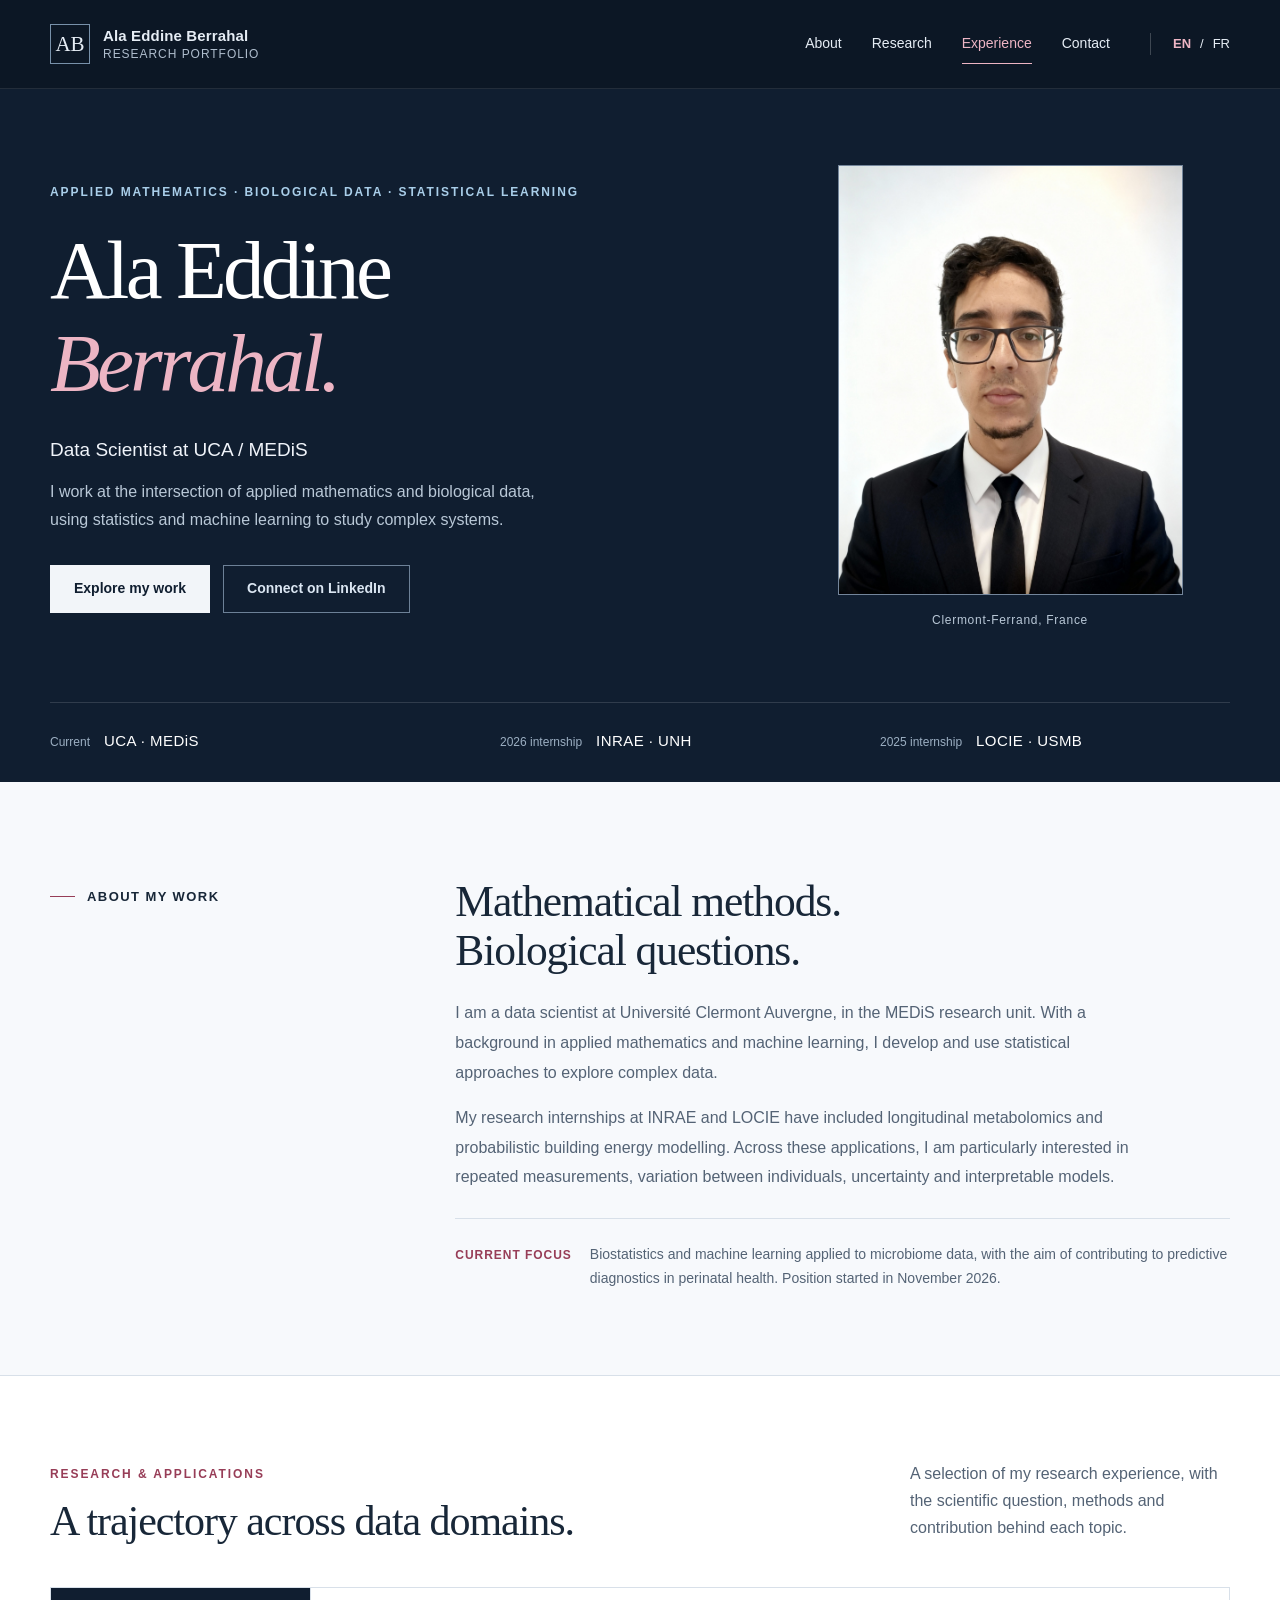
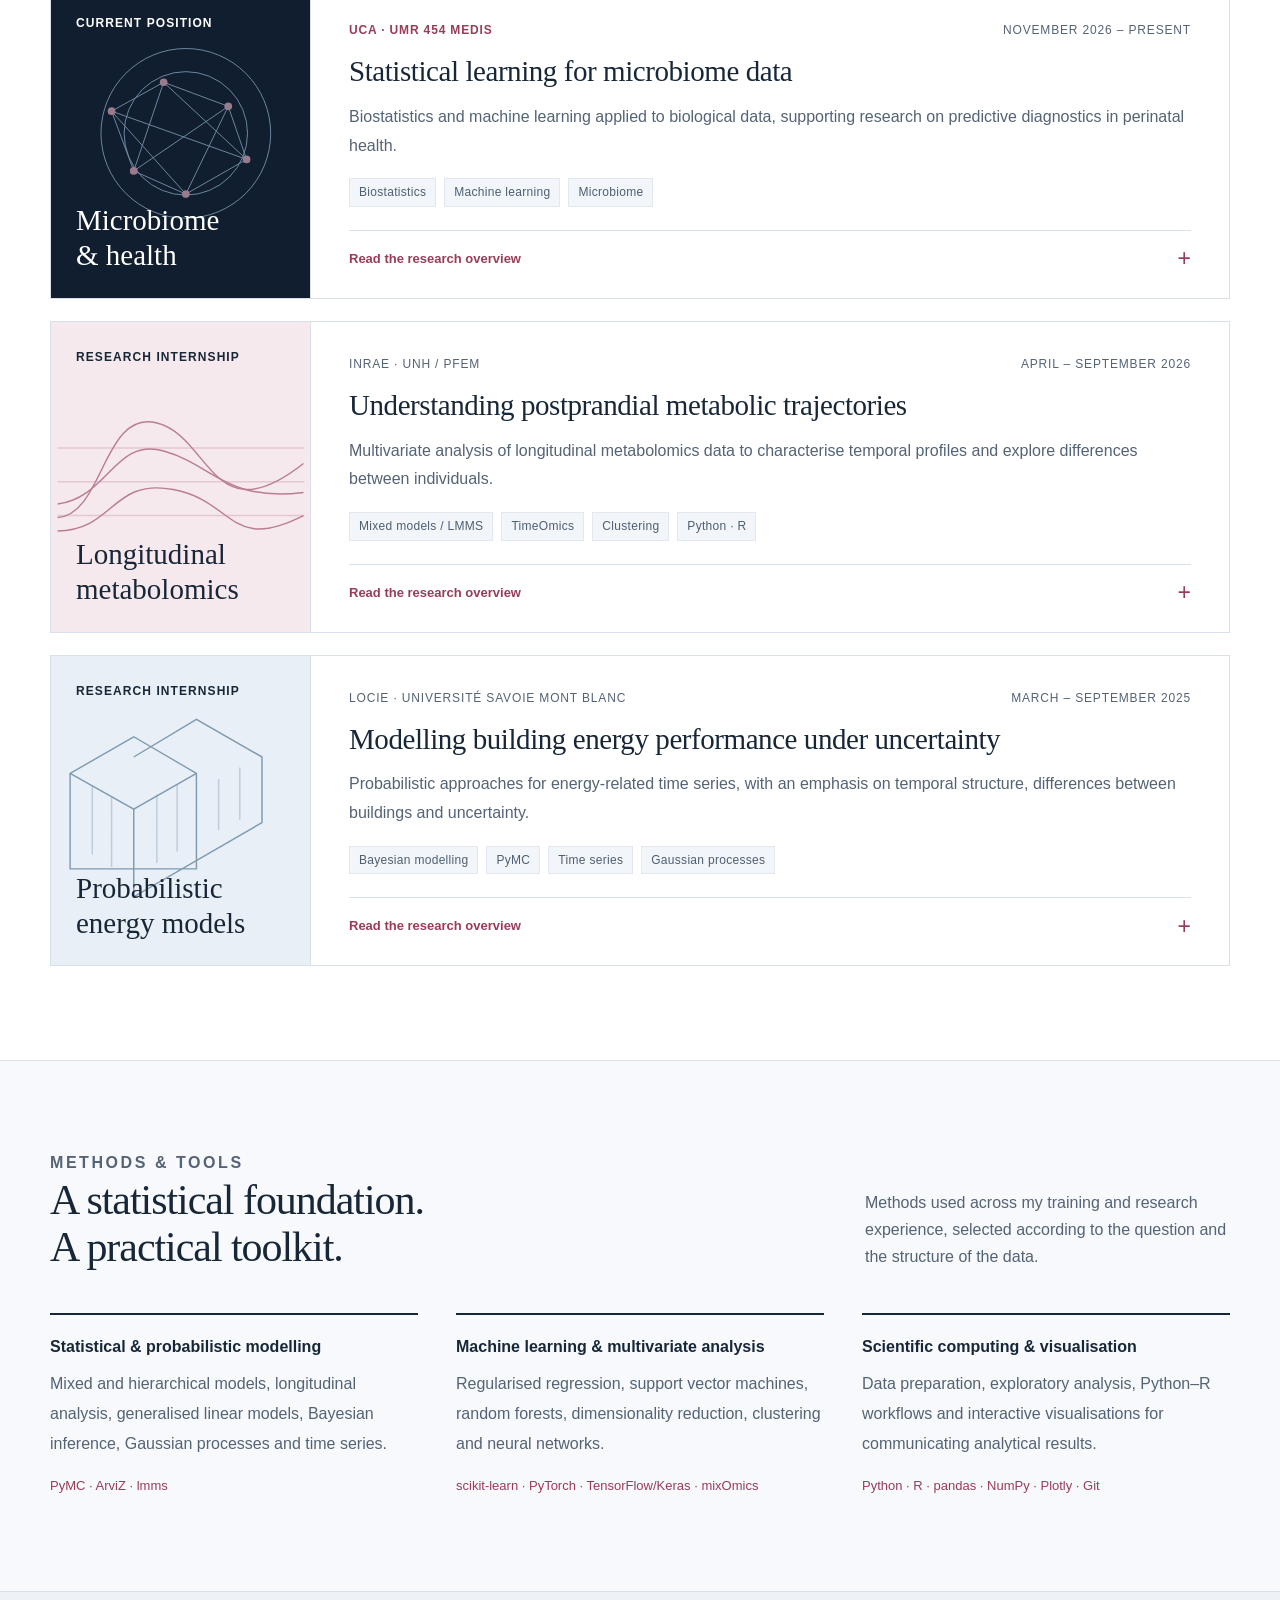
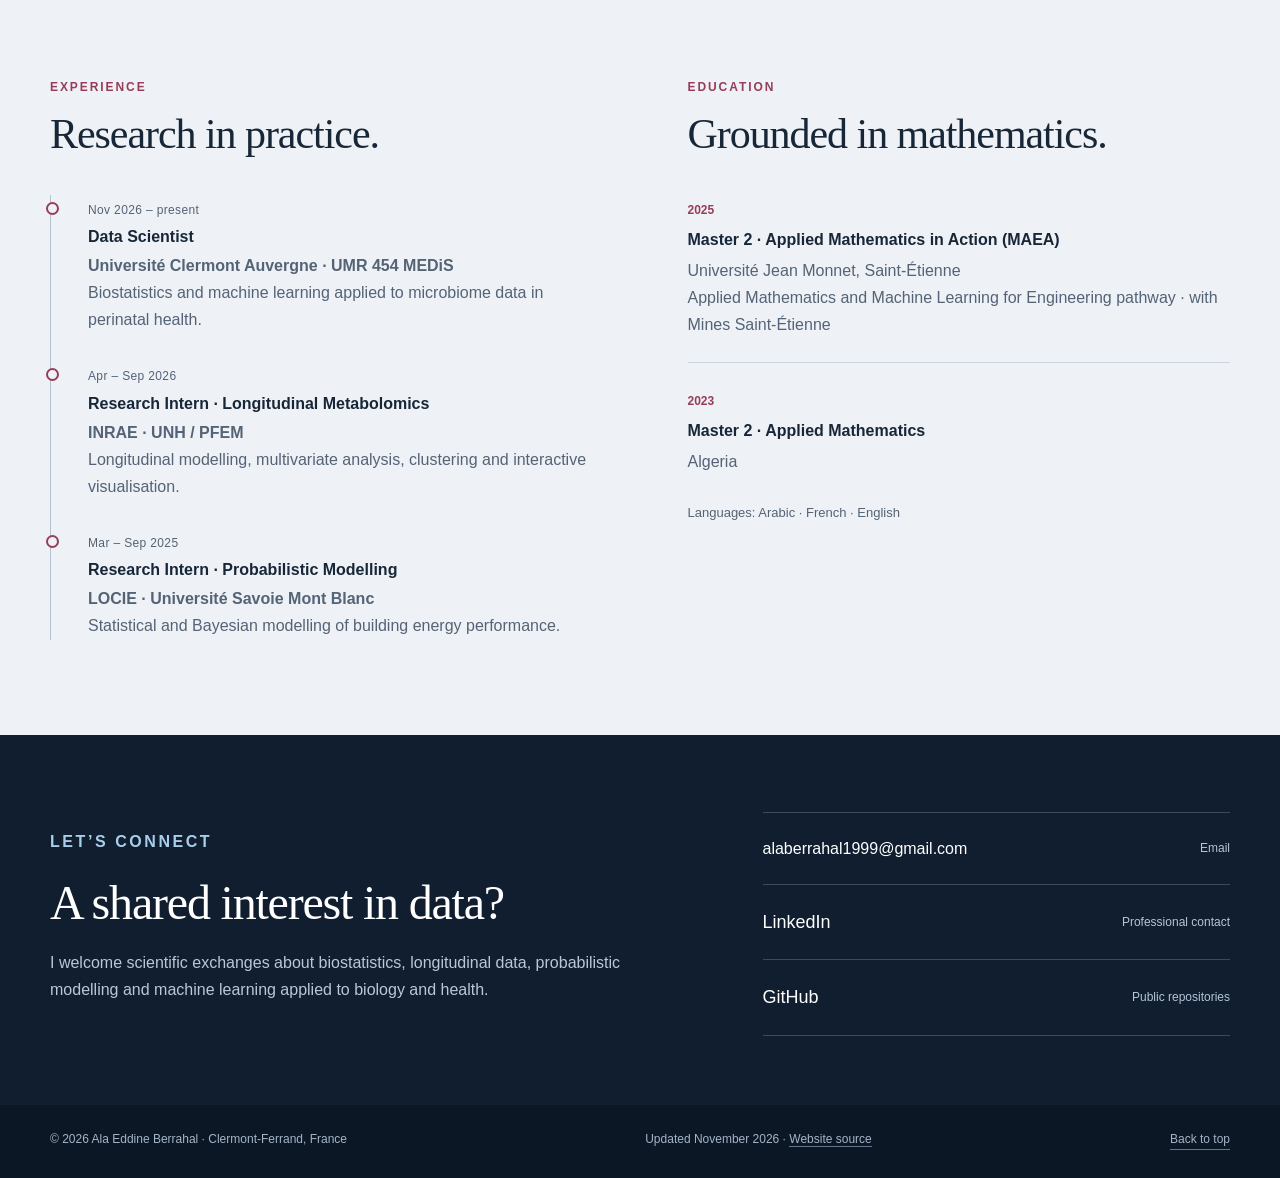
<file: index.html>
<!doctype html>
<html lang="en"><head><meta charset="utf-8"><meta name="viewport" content="width=device-width, initial-scale=1"><title>Ala Eddine Berrahal | Biostatistics &amp; Machine Learning</title><meta name="description" content="Data Scientist at Université Clermont Auvergne, UMR 454 MEDiS. Research experience in biostatistics, longitudinal metabolomics and probabilistic modelling. Python and R."><meta name="theme-color" content="#101e30"><link rel="canonical" href="https://alaberrahal.github.io/"><link rel="alternate" hreflang="en" href="https://alaberrahal.github.io/"><link rel="alternate" hreflang="fr" href="https://alaberrahal.github.io/fr/"><link rel="alternate" hreflang="x-default" href="https://alaberrahal.github.io/"><meta property="og:type" content="website"><meta property="og:title" content="Ala Eddine Berrahal | Biostatistics &amp; Machine Learning"><meta property="og:description" content="Data Scientist at Université Clermont Auvergne, UMR 454 MEDiS. Research experience in biostatistics, longitudinal metabolomics and probabilistic modelling. Python and R."><meta property="og:url" content="https://alaberrahal.github.io/"><meta property="og:image" content="https://alaberrahal.github.io/assets/social-card.png"><meta property="og:image:width" content="1200"><meta property="og:image:height" content="630"><meta name="twitter:card" content="summary_large_image"><link rel="icon" type="image/svg+xml" href="assets/favicon.svg"><link rel="stylesheet" href="assets/style.css"><script src="assets/main.js" defer></script></head>
<body id="top"><a class="skip" href="#main">Skip to content</a><header class="site-header"><div class="wrap header-inner"><a class="brand" href="#top" aria-label="Ala Eddine Berrahal"><span class="monogram" aria-hidden="true">AB</span><span class="brand-name">Ala Eddine Berrahal<span class="brand-sub">Research portfolio</span></span></a><nav class="main-nav" id="main-nav" aria-label="Main navigation"><a href="#about">About</a><a href="#research">Research</a><a href="#experience">Experience</a><a href="#contact">Contact</a></nav><div class="language" aria-label="Language"><a href="index.html" lang="en" hreflang="en" aria-current="page">EN</a><span aria-hidden="true">/</span><a href="fr/index.html" lang="fr" hreflang="fr">FR</a></div><button class="menu-button" type="button" aria-controls="main-nav" aria-expanded="false" hidden>Menu</button></div></header>
<main id="main"><section class="hero" aria-labelledby="hero-title"><div class="wrap"><div class="hero-main"><div class="hero-copy"><p class="eyebrow">Applied mathematics · Biological data · Statistical learning</p><h1 id="hero-title">Ala Eddine<br><em>Berrahal.</em></h1><p class="hero-role">Data Scientist at UCA / MEDiS</p><p class="hero-description">I work at the intersection of applied mathematics and biological data, using statistics and machine learning to study complex systems.</p><div class="hero-actions"><a class="button button-light" href="#research">Explore my work</a><a class="button button-outline" href="https://www.linkedin.com/in/ala-berrahal-726a81327/">Connect on LinkedIn</a></div></div><div class="hero-art portrait-panel"><img class="portrait" src="assets/ala-berrahal.jpg" alt="Ala Eddine Berrahal" width="1538" height="2048" fetchpriority="high"><span class="portrait-caption">Clermont-Ferrand, France</span></div></div><div class="affiliations"><div class="affiliation"><span>Current</span><strong>UCA · MEDiS</strong></div><div class="affiliation"><span>2026 internship</span><strong>INRAE · UNH</strong></div><div class="affiliation"><span>2025 internship</span><strong>LOCIE · USMB</strong></div></div></div></section>
<section class="intro-section" id="about" aria-labelledby="about-title"><div class="wrap section-split"><div class="section-label">About my work</div><div class="intro-copy"><h2 id="about-title">Mathematical methods.<br>Biological questions.</h2><p>I am a data scientist at Université Clermont Auvergne, in the MEDiS research unit. With a background in applied mathematics and machine learning, I develop and use statistical approaches to explore complex data.</p><p>My research internships at INRAE and LOCIE have included longitudinal metabolomics and probabilistic building energy modelling. Across these applications, I am particularly interested in repeated measurements, variation between individuals, uncertainty and interpretable models.</p><div class="focus-note"><strong>Current focus</strong><span>Biostatistics and machine learning applied to microbiome data, with the aim of contributing to predictive diagnostics in perinatal health. Position started in November 2026.</span></div></div></div></section>
<section class="research-section" id="research" aria-labelledby="research-title"><div class="wrap"><div class="section-top"><div><p class="eyebrow">Research & applications</p><h2 id="research-title">A trajectory across data domains.</h2></div><p>A selection of my research experience, with the scientific question, methods and contribution behind each topic.</p></div><div class="work-list"><article class="work-card"><div class="work-visual navy"><span class="visual-label">Current position</span><svg viewBox="0 0 280 210" aria-hidden="true"><g fill="none" stroke="#a9cee9" stroke-width="1"><circle cx="145" cy="95" r="64"/><circle cx="145" cy="95" r="88"/><path d="M68 72 122 42 189 67 208 122 145 158 91 134Z M68 72 145 158 189 67 91 134 122 42 208 122Z"/></g><g fill="#edb5c4"><circle cx="68" cy="72" r="4"/><circle cx="122" cy="42" r="4"/><circle cx="189" cy="67" r="4"/><circle cx="208" cy="122" r="4"/><circle cx="145" cy="158" r="4"/><circle cx="91" cy="134" r="4"/></g></svg><span class="visual-domain">Microbiome<br>& health</span></div><div class="work-body"><div class="work-meta"><span class="current">UCA · UMR 454 MEDiS</span><span>November 2026 – present</span></div><h3>Statistical learning for microbiome data</h3><p class="work-description">Biostatistics and machine learning applied to biological data, supporting research on predictive diagnostics in perinatal health.</p><ul class="tags"><li>Biostatistics</li><li>Machine learning</li><li>Microbiome</li></ul><details class="work-details"><summary>Read the research overview</summary><div class="detail-content"><h4>Scientific question</h4><p>How can microbiome data support the development of predictive approaches in perinatal health?</p><h4>Approach</h4><p>The position combines biological data analysis with statistical modelling and machine learning. My initial work involves reading the literature and understanding the scientific context, data and existing methods.</p><h4>My contribution</h4><p>Data Scientist in UMR 454 MEDiS at Université Clermont Auvergne, under the supervision of Prof. Pierre Peyret. This is a newly started position; no completed results are presented here.</p><p class="availability"><strong>Public materials.</strong> This overview describes the research scope of my current position. No project data or code are published on this portfolio.</p></div></details></div></article><article class="work-card"><div class="work-visual rose"><span class="visual-label">Research internship</span><svg viewBox="0 0 280 210" aria-hidden="true"><g fill="none" stroke="#973d57" stroke-width="1.5"><path d="M12 147C60 144 59 35 115 49S172 166 267 91"/><path d="M12 133C65 126 71 64 122 78S186 131 267 121"/><path d="M12 161C71 160 68 106 132 118S190 184 267 145"/><path opacity=".3" d="M12 110H268M12 75H268M12 145H268"/></g></svg><span class="visual-domain">Longitudinal<br>metabolomics</span></div><div class="work-body"><div class="work-meta"><span class="">INRAE · UNH / PFEM</span><span>April – September 2026</span></div><h3>Understanding postprandial metabolic trajectories</h3><p class="work-description">Multivariate analysis of longitudinal metabolomics data to characterise temporal profiles and explore differences between individuals.</p><ul class="tags"><li>Mixed models / LMMS</li><li>TimeOmics</li><li>Clustering</li><li>Python · R</li></ul><details class="work-details"><summary>Read the research overview</summary><div class="detail-content"><h4>Scientific question</h4><p>How can we summarise the dynamics of many metabolic signals measured repeatedly after a meal, and identify groups of similar temporal profiles?</p><h4>Approach</h4><p>Longitudinal modelling with LMMS, multivariate integration with TimeOmics, and clustering with PAM using Wasserstein and Jensen–Shannon distances. Bootstrap resampling was used to assess cluster stability, including ARI and Jaccard comparisons.</p><h4>My contribution</h4><p>I worked on the analysis workflow, the representation and clustering of temporal profiles and individuals, and interactive visualisations using Plotly. Python and R were connected through rpy2. Scientific supervision: Etienne Jules, at the Human Nutrition Unit (UNH).</p><p class="availability"><strong>Public materials.</strong> This is a methodological summary of my internship. The original analysis notebooks and biological data are not included in this public repository.</p></div></details></div></article><article class="work-card"><div class="work-visual "><span class="visual-label">Research internship</span><svg viewBox="0 0 280 210" aria-hidden="true"><g fill="none" stroke="#3f688a" stroke-width="1.5"><path d="M25 165V66L91 28 156 66V165ZM25 66 91 103 156 66M91 103V194L224 117V49L156 10 91 49"/><path opacity=".4" d="M48 79V150M68 91V163M115 88V159M136 77V147M179 72V125M201 60V114"/></g></svg><span class="visual-domain">Probabilistic<br>energy models</span></div><div class="work-body"><div class="work-meta"><span class="">LOCIE · Université Savoie Mont Blanc</span><span>March – September 2025</span></div><h3>Modelling building energy performance under uncertainty</h3><p class="work-description">Probabilistic approaches for energy-related time series, with an emphasis on temporal structure, differences between buildings and uncertainty.</p><ul class="tags"><li>Bayesian modelling</li><li>PyMC</li><li>Time series</li><li>Gaussian processes</li></ul><details class="work-details"><summary>Read the research overview</summary><div class="detail-content"><h4>Scientific question</h4><p>How can statistical models account for temporal variation and uncertainty when analysing building energy performance?</p><h4>Approach</h4><p>Exploration of generalised linear and hierarchical models, ARIMA/ARMAX models, Gaussian processes and hidden Markov models, with probabilistic implementation in PyMC.</p><h4>My contribution</h4><p>Research internship at LOCIE, supervised by Simon Rouchier and Olivier Bodart, as part of my Master’s in Applied Mathematics and Machine Learning for Engineering.</p><p class="availability"><strong>Public materials.</strong> My research notebooks for this internship are available in the branch <a class="inline-link" href="https://github.com/AlaBerrahal/poem/tree/my_code">poem · my_code</a>. It is a fork of <a class="inline-link" href="https://github.com/srouchier/poem">Simon Rouchier’s repository</a>; authorship and history remain in the repository.</p></div></details></div></article></div></div></section>
<section class="skills-section" id="methods" aria-labelledby="skills-title"><div class="wrap"><div class="skills-heading"><div><p class="eyebrow">Methods & tools</p><h2 id="skills-title">A statistical foundation.<br>A practical toolkit.</h2></div><p>Methods used across my training and research experience, selected according to the question and the structure of the data.</p></div><div class="skill-grid"><article class="skill-group"><h3>Statistical & probabilistic modelling</h3><p>Mixed and hierarchical models, longitudinal analysis, generalised linear models, Bayesian inference, Gaussian processes and time series.</p><div class="skill-tools">PyMC · ArviZ · lmms</div></article><article class="skill-group"><h3>Machine learning & multivariate analysis</h3><p>Regularised regression, support vector machines, random forests, dimensionality reduction, clustering and neural networks.</p><div class="skill-tools">scikit-learn · PyTorch · TensorFlow/Keras · mixOmics</div></article><article class="skill-group"><h3>Scientific computing & visualisation</h3><p>Data preparation, exploratory analysis, Python–R workflows and interactive visualisations for communicating analytical results.</p><div class="skill-tools">Python · R · pandas · NumPy · Plotly · Git</div></article></div></div></section>
<section class="experience-section" id="experience" aria-labelledby="experience-title"><div class="wrap experience-grid"><div><p class="eyebrow">Experience</p><h2 id="experience-title">Research in practice.</h2><ol class="timeline"><li><time>Nov 2026 – present</time><h3>Data Scientist</h3><p><strong>Université Clermont Auvergne · UMR 454 MEDiS</strong><br>Biostatistics and machine learning applied to microbiome data in perinatal health.</p></li><li><time>Apr – Sep 2026</time><h3>Research Intern · Longitudinal Metabolomics</h3><p><strong>INRAE · UNH / PFEM</strong><br>Longitudinal modelling, multivariate analysis, clustering and interactive visualisation.</p></li><li><time>Mar – Sep 2025</time><h3>Research Intern · Probabilistic Modelling</h3><p><strong>LOCIE · Université Savoie Mont Blanc</strong><br>Statistical and Bayesian modelling of building energy performance.</p></li></ol></div><div><p class="eyebrow">Education</p><h2>Grounded in mathematics.</h2><div class="education"><article><time>2025</time><h3>Master 2 · Applied Mathematics in Action (MAEA)</h3><p>Université Jean Monnet, Saint-Étienne<br>Applied Mathematics and Machine Learning for Engineering pathway · with Mines Saint-Étienne</p></article><article><time>2023</time><h3>Master 2 · Applied Mathematics</h3><p>Algeria</p></article></div><p class="languages">Languages: Arabic · French · English</p></div></div></section>
<section class="contact-section" id="contact" aria-labelledby="contact-title"><div class="wrap contact-grid"><div><p class="eyebrow">Let’s connect</p><h2 id="contact-title">A shared interest in data?</h2><p>I welcome scientific exchanges about biostatistics, longitudinal data, probabilistic modelling and machine learning applied to biology and health.</p></div><div class="contact-links"><a class="contact-link contact-email" href="mailto:alaberrahal1999@gmail.com">alaberrahal1999@gmail.com<span>Email</span></a><a class="contact-link" href="https://www.linkedin.com/in/ala-berrahal-726a81327/">LinkedIn<span>Professional contact</span></a><a class="contact-link" href="https://github.com/AlaBerrahal">GitHub<span>Public repositories</span></a></div></div></section></main>
<footer class="footer"><div class="wrap footer-inner"><p>© 2026 Ala Eddine Berrahal · Clermont-Ferrand, France</p><p>Updated November 2026 · <a href="https://github.com/AlaBerrahal/alaberrahal.github.io">Website source</a></p><a class="top-link" href="#top">Back to top</a></div></footer></body></html>
</file>
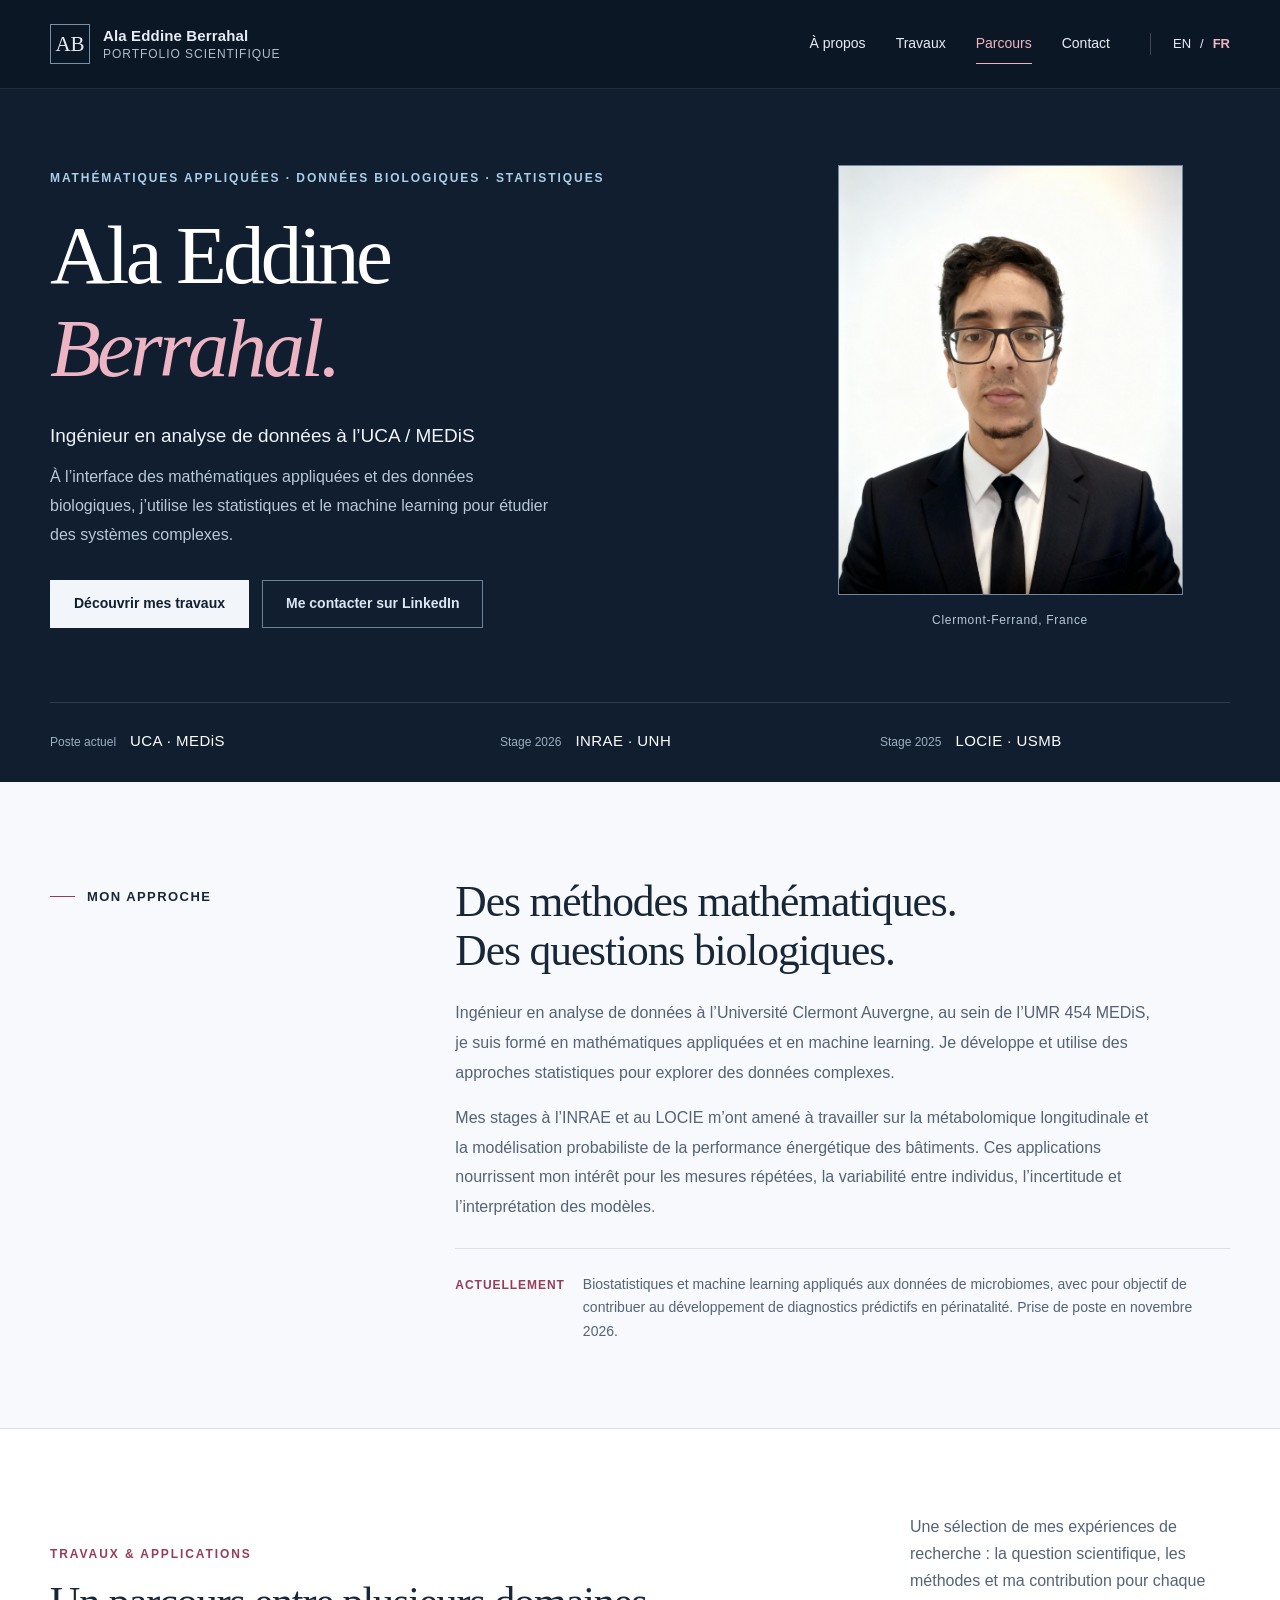
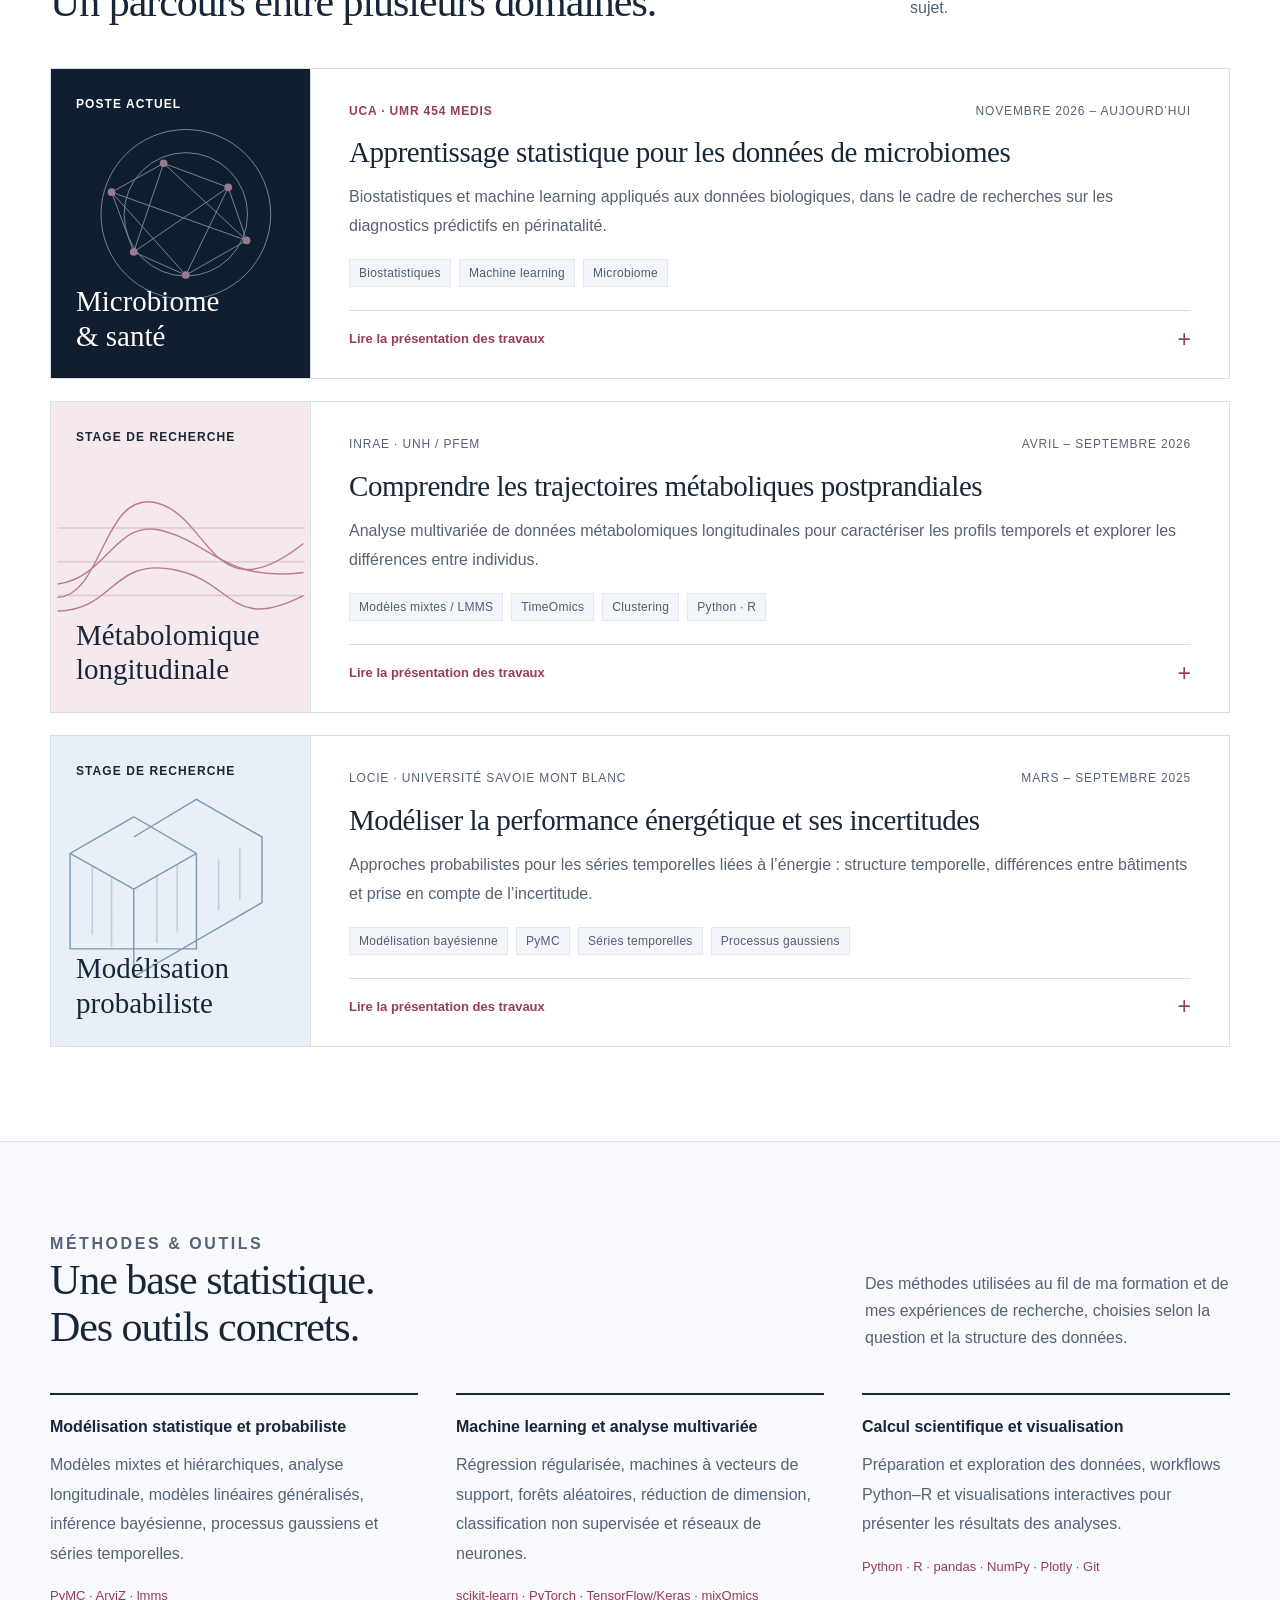
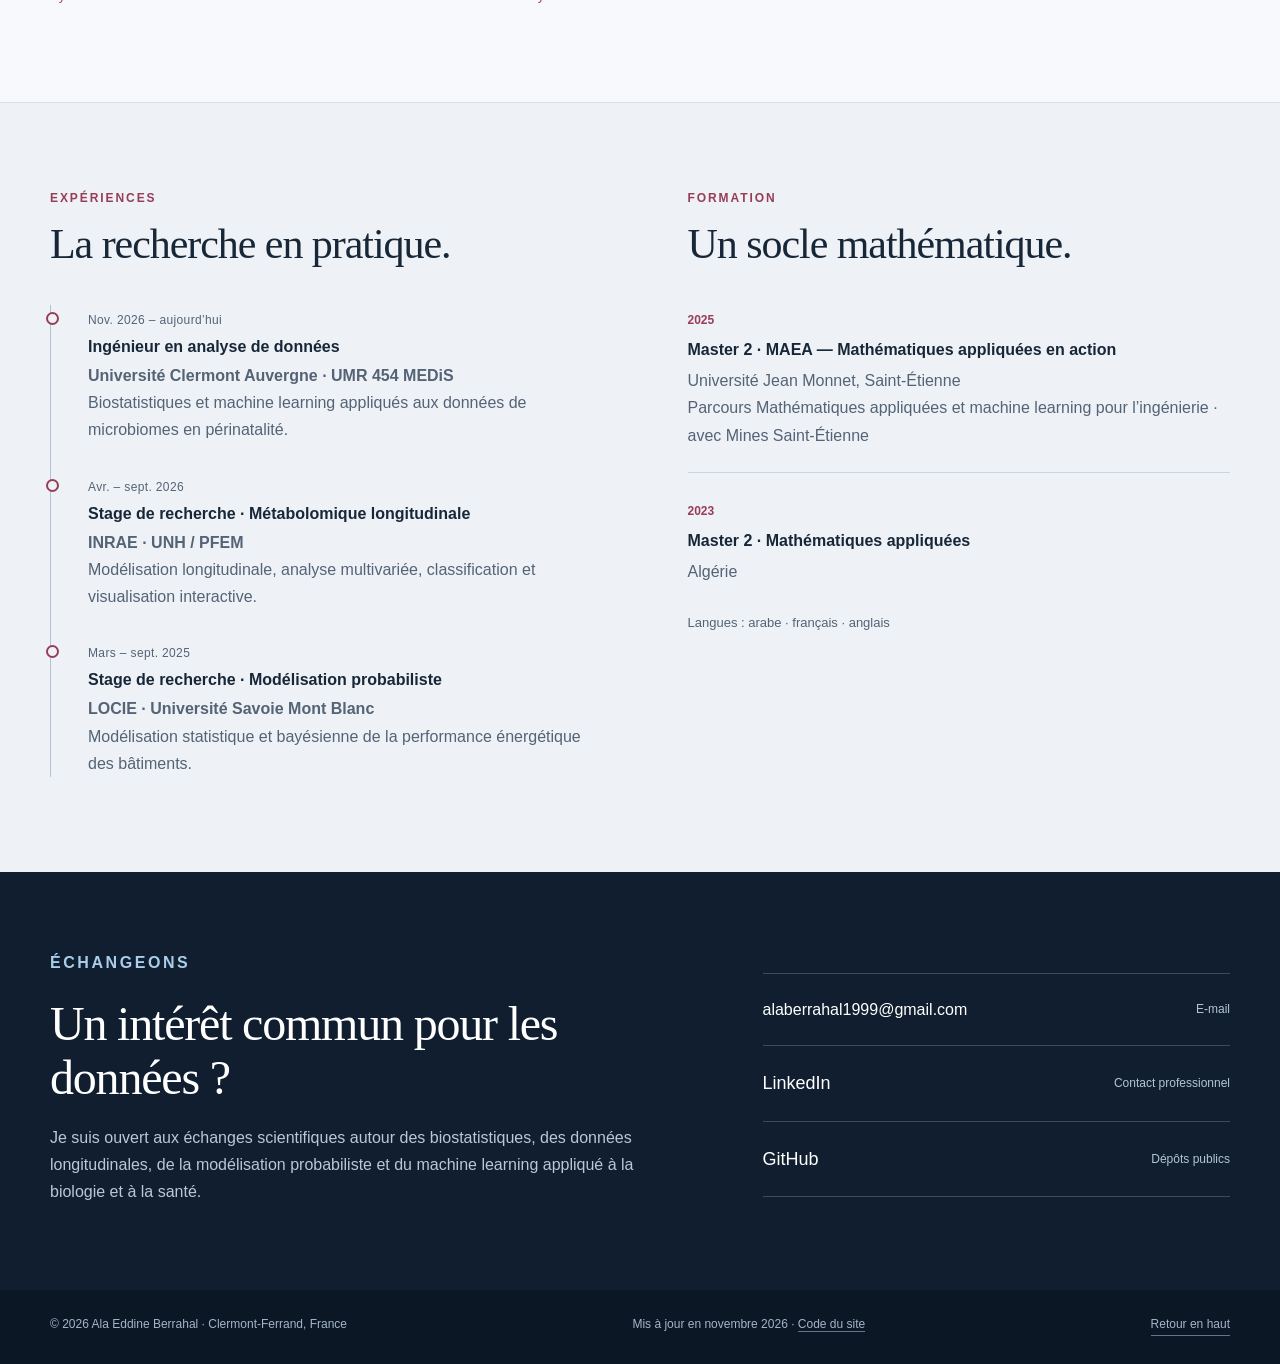
<file: fr/index.html>
<!doctype html>
<html lang="fr"><head><meta charset="utf-8"><meta name="viewport" content="width=device-width, initial-scale=1"><title>Ala Eddine Berrahal | Biostatistiques &amp; Machine Learning</title><meta name="description" content="Ingénieur en analyse de données à l’Université Clermont Auvergne, UMR 454 MEDiS. Biostatistiques, métabolomique longitudinale et modélisation probabiliste. Python et R."><meta name="theme-color" content="#101e30"><link rel="canonical" href="https://alaberrahal.github.io/fr/"><link rel="alternate" hreflang="en" href="https://alaberrahal.github.io/"><link rel="alternate" hreflang="fr" href="https://alaberrahal.github.io/fr/"><link rel="alternate" hreflang="x-default" href="https://alaberrahal.github.io/"><meta property="og:type" content="website"><meta property="og:title" content="Ala Eddine Berrahal | Biostatistiques &amp; Machine Learning"><meta property="og:description" content="Ingénieur en analyse de données à l’Université Clermont Auvergne, UMR 454 MEDiS. Biostatistiques, métabolomique longitudinale et modélisation probabiliste. Python et R."><meta property="og:url" content="https://alaberrahal.github.io/fr/"><meta property="og:image" content="https://alaberrahal.github.io/assets/social-card.png"><meta property="og:image:width" content="1200"><meta property="og:image:height" content="630"><meta name="twitter:card" content="summary_large_image"><link rel="icon" type="image/svg+xml" href="../assets/favicon.svg"><link rel="stylesheet" href="../assets/style.css"><script src="../assets/main.js" defer></script></head>
<body id="top"><a class="skip" href="#main">Aller au contenu</a><header class="site-header"><div class="wrap header-inner"><a class="brand" href="#top" aria-label="Ala Eddine Berrahal"><span class="monogram" aria-hidden="true">AB</span><span class="brand-name">Ala Eddine Berrahal<span class="brand-sub">Portfolio scientifique</span></span></a><nav class="main-nav" id="main-nav" aria-label="Navigation principale"><a href="#about">À propos</a><a href="#research">Travaux</a><a href="#experience">Parcours</a><a href="#contact">Contact</a></nav><div class="language" aria-label="Langue"><a href="../index.html" lang="en" hreflang="en">EN</a><span aria-hidden="true">/</span><a href="index.html" lang="fr" hreflang="fr" aria-current="page">FR</a></div><button class="menu-button" type="button" aria-controls="main-nav" aria-expanded="false" hidden>Menu</button></div></header>
<main id="main"><section class="hero" aria-labelledby="hero-title"><div class="wrap"><div class="hero-main"><div class="hero-copy"><p class="eyebrow">Mathématiques appliquées · Données biologiques · Statistiques</p><h1 id="hero-title">Ala Eddine<br><em>Berrahal.</em></h1><p class="hero-role">Ingénieur en analyse de données à l’UCA / MEDiS</p><p class="hero-description">À l’interface des mathématiques appliquées et des données biologiques, j’utilise les statistiques et le machine learning pour étudier des systèmes complexes.</p><div class="hero-actions"><a class="button button-light" href="#research">Découvrir mes travaux</a><a class="button button-outline" href="https://www.linkedin.com/in/ala-berrahal-726a81327/">Me contacter sur LinkedIn</a></div></div><div class="hero-art portrait-panel"><img class="portrait" src="../assets/ala-berrahal.jpg" alt="Ala Eddine Berrahal" width="1538" height="2048" fetchpriority="high"><span class="portrait-caption">Clermont-Ferrand, France</span></div></div><div class="affiliations"><div class="affiliation"><span>Poste actuel</span><strong>UCA · MEDiS</strong></div><div class="affiliation"><span>Stage 2026</span><strong>INRAE · UNH</strong></div><div class="affiliation"><span>Stage 2025</span><strong>LOCIE · USMB</strong></div></div></div></section>
<section class="intro-section" id="about" aria-labelledby="about-title"><div class="wrap section-split"><div class="section-label">Mon approche</div><div class="intro-copy"><h2 id="about-title">Des méthodes mathématiques.<br>Des questions biologiques.</h2><p>Ingénieur en analyse de données à l’Université Clermont Auvergne, au sein de l’UMR 454 MEDiS, je suis formé en mathématiques appliquées et en machine learning. Je développe et utilise des approches statistiques pour explorer des données complexes.</p><p>Mes stages à l’INRAE et au LOCIE m’ont amené à travailler sur la métabolomique longitudinale et la modélisation probabiliste de la performance énergétique des bâtiments. Ces applications nourrissent mon intérêt pour les mesures répétées, la variabilité entre individus, l’incertitude et l’interprétation des modèles.</p><div class="focus-note"><strong>Actuellement</strong><span>Biostatistiques et machine learning appliqués aux données de microbiomes, avec pour objectif de contribuer au développement de diagnostics prédictifs en périnatalité. Prise de poste en novembre 2026.</span></div></div></div></section>
<section class="research-section" id="research" aria-labelledby="research-title"><div class="wrap"><div class="section-top"><div><p class="eyebrow">Travaux & applications</p><h2 id="research-title">Un parcours entre plusieurs domaines.</h2></div><p>Une sélection de mes expériences de recherche : la question scientifique, les méthodes et ma contribution pour chaque sujet.</p></div><div class="work-list"><article class="work-card"><div class="work-visual navy"><span class="visual-label">Poste actuel</span><svg viewBox="0 0 280 210" aria-hidden="true"><g fill="none" stroke="#a9cee9" stroke-width="1"><circle cx="145" cy="95" r="64"/><circle cx="145" cy="95" r="88"/><path d="M68 72 122 42 189 67 208 122 145 158 91 134Z M68 72 145 158 189 67 91 134 122 42 208 122Z"/></g><g fill="#edb5c4"><circle cx="68" cy="72" r="4"/><circle cx="122" cy="42" r="4"/><circle cx="189" cy="67" r="4"/><circle cx="208" cy="122" r="4"/><circle cx="145" cy="158" r="4"/><circle cx="91" cy="134" r="4"/></g></svg><span class="visual-domain">Microbiome<br>& santé</span></div><div class="work-body"><div class="work-meta"><span class="current">UCA · UMR 454 MEDiS</span><span>Novembre 2026 – aujourd’hui</span></div><h3>Apprentissage statistique pour les données de microbiomes</h3><p class="work-description">Biostatistiques et machine learning appliqués aux données biologiques, dans le cadre de recherches sur les diagnostics prédictifs en périnatalité.</p><ul class="tags"><li>Biostatistiques</li><li>Machine learning</li><li>Microbiome</li></ul><details class="work-details"><summary>Lire la présentation des travaux</summary><div class="detail-content"><h4>Question scientifique</h4><p>Comment les données de microbiomes peuvent-elles contribuer au développement d’approches prédictives en santé périnatale ?</p><h4>Approche</h4><p>Le poste associe l’analyse de données biologiques à la modélisation statistique et au machine learning. Mon travail initial porte sur la lecture bibliographique et la compréhension du contexte scientifique, des données et des méthodes existantes.</p><h4>Ma contribution</h4><p>Ingénieur en analyse de données au sein de l’UMR 454 MEDiS à l’Université Clermont Auvergne, sous la responsabilité du Pr Pierre Peyret. Le poste vient de commencer ; aucun résultat achevé n’est présenté ici.</p><p class="availability"><strong>Ressources publiques.</strong> Cette présentation décrit le périmètre scientifique de mon poste actuel. Aucune donnée ni aucun code de ce projet ne sont publiés sur ce portfolio.</p></div></details></div></article><article class="work-card"><div class="work-visual rose"><span class="visual-label">Stage de recherche</span><svg viewBox="0 0 280 210" aria-hidden="true"><g fill="none" stroke="#973d57" stroke-width="1.5"><path d="M12 147C60 144 59 35 115 49S172 166 267 91"/><path d="M12 133C65 126 71 64 122 78S186 131 267 121"/><path d="M12 161C71 160 68 106 132 118S190 184 267 145"/><path opacity=".3" d="M12 110H268M12 75H268M12 145H268"/></g></svg><span class="visual-domain">Métabolomique<br>longitudinale</span></div><div class="work-body"><div class="work-meta"><span class="">INRAE · UNH / PFEM</span><span>Avril – septembre 2026</span></div><h3>Comprendre les trajectoires métaboliques postprandiales</h3><p class="work-description">Analyse multivariée de données métabolomiques longitudinales pour caractériser les profils temporels et explorer les différences entre individus.</p><ul class="tags"><li>Modèles mixtes / LMMS</li><li>TimeOmics</li><li>Clustering</li><li>Python · R</li></ul><details class="work-details"><summary>Lire la présentation des travaux</summary><div class="detail-content"><h4>Question scientifique</h4><p>Comment résumer la dynamique de nombreux signaux métaboliques mesurés après un repas et identifier des groupes de profils temporels similaires ?</p><h4>Approche</h4><p>Modélisation longitudinale avec LMMS, intégration multivariée avec TimeOmics et classification PAM à partir de distances de Wasserstein et de Jensen–Shannon. La stabilité des groupes a été étudiée par bootstrap, avec des comparaisons ARI et Jaccard.</p><h4>Ma contribution</h4><p>J’ai travaillé sur le workflow d’analyse, la représentation et la classification des profils temporels et des individus, ainsi que sur des visualisations interactives avec Plotly. Python et R ont été reliés via rpy2. Encadrement scientifique : Etienne Jules, à l’Unité de Nutrition Humaine (UNH).</p><p class="availability"><strong>Ressources publiques.</strong> Il s’agit d’une synthèse méthodologique de mon stage. Les notebooks d’analyse originaux et les données biologiques ne sont pas inclus dans ce dépôt public.</p></div></details></div></article><article class="work-card"><div class="work-visual "><span class="visual-label">Stage de recherche</span><svg viewBox="0 0 280 210" aria-hidden="true"><g fill="none" stroke="#3f688a" stroke-width="1.5"><path d="M25 165V66L91 28 156 66V165ZM25 66 91 103 156 66M91 103V194L224 117V49L156 10 91 49"/><path opacity=".4" d="M48 79V150M68 91V163M115 88V159M136 77V147M179 72V125M201 60V114"/></g></svg><span class="visual-domain">Modélisation<br>probabiliste</span></div><div class="work-body"><div class="work-meta"><span class="">LOCIE · Université Savoie Mont Blanc</span><span>Mars – septembre 2025</span></div><h3>Modéliser la performance énergétique et ses incertitudes</h3><p class="work-description">Approches probabilistes pour les séries temporelles liées à l’énergie : structure temporelle, différences entre bâtiments et prise en compte de l’incertitude.</p><ul class="tags"><li>Modélisation bayésienne</li><li>PyMC</li><li>Séries temporelles</li><li>Processus gaussiens</li></ul><details class="work-details"><summary>Lire la présentation des travaux</summary><div class="detail-content"><h4>Question scientifique</h4><p>Comment prendre en compte la variation temporelle et l’incertitude dans l’analyse de la performance énergétique des bâtiments ?</p><h4>Approche</h4><p>Exploration de modèles linéaires généralisés et hiérarchiques, de modèles ARIMA/ARMAX, de processus gaussiens et de modèles de Markov cachés, avec des implémentations probabilistes sous PyMC.</p><h4>Ma contribution</h4><p>Stage de recherche au LOCIE, encadré par Simon Rouchier et Olivier Bodart, dans le cadre de mon Master en mathématiques appliquées et machine learning pour l’ingénierie.</p><p class="availability"><strong>Ressources publiques.</strong> Mes notebooks de recherche liés à ce stage sont disponibles dans la branche <a class="inline-link" href="https://github.com/AlaBerrahal/poem/tree/my_code">poem · my_code</a>. Il s’agit d’un fork du <a class="inline-link" href="https://github.com/srouchier/poem">dépôt de Simon Rouchier</a> ; les auteurs et l’historique restent indiqués dans le dépôt.</p></div></details></div></article></div></div></section>
<section class="skills-section" id="methods" aria-labelledby="skills-title"><div class="wrap"><div class="skills-heading"><div><p class="eyebrow">Méthodes & outils</p><h2 id="skills-title">Une base statistique.<br>Des outils concrets.</h2></div><p>Des méthodes utilisées au fil de ma formation et de mes expériences de recherche, choisies selon la question et la structure des données.</p></div><div class="skill-grid"><article class="skill-group"><h3>Modélisation statistique et probabiliste</h3><p>Modèles mixtes et hiérarchiques, analyse longitudinale, modèles linéaires généralisés, inférence bayésienne, processus gaussiens et séries temporelles.</p><div class="skill-tools">PyMC · ArviZ · lmms</div></article><article class="skill-group"><h3>Machine learning et analyse multivariée</h3><p>Régression régularisée, machines à vecteurs de support, forêts aléatoires, réduction de dimension, classification non supervisée et réseaux de neurones.</p><div class="skill-tools">scikit-learn · PyTorch · TensorFlow/Keras · mixOmics</div></article><article class="skill-group"><h3>Calcul scientifique et visualisation</h3><p>Préparation et exploration des données, workflows Python–R et visualisations interactives pour présenter les résultats des analyses.</p><div class="skill-tools">Python · R · pandas · NumPy · Plotly · Git</div></article></div></div></section>
<section class="experience-section" id="experience" aria-labelledby="experience-title"><div class="wrap experience-grid"><div><p class="eyebrow">Expériences</p><h2 id="experience-title">La recherche en pratique.</h2><ol class="timeline"><li><time>Nov. 2026 – aujourd’hui</time><h3>Ingénieur en analyse de données</h3><p><strong>Université Clermont Auvergne · UMR 454 MEDiS</strong><br>Biostatistiques et machine learning appliqués aux données de microbiomes en périnatalité.</p></li><li><time>Avr. – sept. 2026</time><h3>Stage de recherche · Métabolomique longitudinale</h3><p><strong>INRAE · UNH / PFEM</strong><br>Modélisation longitudinale, analyse multivariée, classification et visualisation interactive.</p></li><li><time>Mars – sept. 2025</time><h3>Stage de recherche · Modélisation probabiliste</h3><p><strong>LOCIE · Université Savoie Mont Blanc</strong><br>Modélisation statistique et bayésienne de la performance énergétique des bâtiments.</p></li></ol></div><div><p class="eyebrow">Formation</p><h2>Un socle mathématique.</h2><div class="education"><article><time>2025</time><h3>Master 2 · MAEA — Mathématiques appliquées en action</h3><p>Université Jean Monnet, Saint-Étienne<br>Parcours Mathématiques appliquées et machine learning pour l’ingénierie · avec Mines Saint-Étienne</p></article><article><time>2023</time><h3>Master 2 · Mathématiques appliquées</h3><p>Algérie</p></article></div><p class="languages">Langues : arabe · français · anglais</p></div></div></section>
<section class="contact-section" id="contact" aria-labelledby="contact-title"><div class="wrap contact-grid"><div><p class="eyebrow">Échangeons</p><h2 id="contact-title">Un intérêt commun pour les données ?</h2><p>Je suis ouvert aux échanges scientifiques autour des biostatistiques, des données longitudinales, de la modélisation probabiliste et du machine learning appliqué à la biologie et à la santé.</p></div><div class="contact-links"><a class="contact-link contact-email" href="mailto:alaberrahal1999@gmail.com">alaberrahal1999@gmail.com<span>E-mail</span></a><a class="contact-link" href="https://www.linkedin.com/in/ala-berrahal-726a81327/">LinkedIn<span>Contact professionnel</span></a><a class="contact-link" href="https://github.com/AlaBerrahal">GitHub<span>Dépôts publics</span></a></div></div></section></main>
<footer class="footer"><div class="wrap footer-inner"><p>© 2026 Ala Eddine Berrahal · Clermont-Ferrand, France</p><p>Mis à jour en novembre 2026 · <a href="https://github.com/AlaBerrahal/alaberrahal.github.io">Code du site</a></p><a class="top-link" href="#top">Retour en haut</a></div></footer></body></html>
</file>
<file: assets/style.css>
@charset "UTF-8";
:root{--navy:#101e30;--navy-deep:#0c1725;--paper:#f7f9fc;--white:#fff;--ink:#182738;--muted:#546375;--line:#d8e0e9;--wine:#973d57;--rose:#edb5c4;--blue:#a9cee9;--sans:Inter,-apple-system,BlinkMacSystemFont,"Segoe UI",sans-serif;--serif:"Iowan Old Style","Palatino Linotype","Book Antiqua",Georgia,serif}
*{box-sizing:border-box}html{scroll-behavior:smooth;scroll-padding-top:96px}body{margin:0;font-family:var(--sans);font-size:16px;line-height:1.7;color:var(--ink);background:var(--paper);-webkit-font-smoothing:antialiased}a{color:inherit;text-decoration:none}button{font:inherit}a,button,summary{-webkit-tap-highlight-color:transparent}a:focus-visible,button:focus-visible,summary:focus-visible{outline:3px solid var(--wine);outline-offset:5px}::selection{background:#d4e7f8;color:var(--navy)}.wrap{width:min(1180px,calc(100% - 96px));margin:auto}.skip{position:fixed;top:8px;left:8px;background:white;padding:12px 20px;transform:translateY(-160%);z-index:100}.skip:focus{transform:none}.site-header{position:sticky;top:0;z-index:20;background:var(--navy-deep);color:#e6edf5;border-bottom:1px solid #ffffff18}.header-inner{height:88px;display:flex;align-items:center;gap:40px}.brand{display:flex;gap:13px;align-items:center;margin-right:auto;line-height:1.35}.monogram{width:40px;height:40px;display:grid;place-items:center;border:1px solid #7891aa;font-family:var(--serif);font-size:21px}.brand-name{font-weight:600;font-size:15px;letter-spacing:.01em}.brand-sub{display:block;font-size:12px;color:#afbdcd;font-weight:400;letter-spacing:.08em;text-transform:uppercase}.main-nav{display:flex;align-items:center;gap:30px;font-size:14px}.main-nav a{padding:8px 0;border-bottom:1px solid transparent}.main-nav a:hover,.main-nav a[aria-current]{color:var(--rose);border-color:var(--rose)}.language{font-size:13px;display:flex;gap:9px;border-left:1px solid #ffffff35;padding-left:22px;white-space:nowrap}.language [aria-current]{font-weight:700;color:var(--rose)}.language a:hover{color:var(--rose)}.menu-button{display:none;background:none;color:white;border:1px solid #6e8196;padding:7px 12px;cursor:pointer}.hero{background:var(--navy);color:white;overflow:hidden;position:relative}.hero-main{display:grid;grid-template-columns:1.2fr .8fr;align-items:center;gap:30px;min-height:610px;padding:76px 0 72px}.eyebrow{font-size:12px;text-transform:uppercase;font-weight:600;letter-spacing:.16em;color:var(--wine);margin:0 0 21px}.hero .eyebrow{color:var(--blue)}h1,h2,h3,p{margin-top:0}h1,h2,h3{line-height:1.12}h1{font-family:var(--serif);font-size:clamp(64px,6.5vw,88px);font-weight:400;letter-spacing:-.045em;margin:0 0 26px}h1 em{font-weight:400;color:var(--rose)}.hero-role{font-size:19px;line-height:1.45;font-weight:500;margin-bottom:14px;color:#f0f4fa}.hero-description{font-size:17px;line-height:1.8;max-width:510px;color:#b9c8d7;margin-bottom:30px}.hero-actions{display:flex;gap:13px;flex-wrap:wrap}.button{display:inline-flex;align-items:center;justify-content:center;min-height:48px;padding:11px 23px;border:1px solid var(--wine);background:var(--wine);color:white;font-size:14px;font-weight:600;transition:background .2s}.button:hover{background:#7e2943;border-color:#7e2943}.button-light{background:#f2f5f9;border-color:#f2f5f9;color:var(--navy)}.button-light:hover{background:white;border-color:white}.button-outline{color:#dbe6f2;border-color:#6d8197;background:transparent}.button-outline:hover{background:#243449;border-color:#9cb3cc}.hero-art{position:relative;align-self:stretch;display:flex;align-items:center;justify-content:center}.hero-art img{width:120%;max-width:none;margin-right:-90px;opacity:.96}.art-note{position:absolute;bottom:8px;right:0;text-transform:uppercase;font-size:11px;color:#9aadc2;letter-spacing:.17em;text-align:right;line-height:1.8}.affiliations{display:grid;grid-template-columns:1.2fr 1fr 1fr;border-top:1px solid #ffffff22;padding:25px 0 28px;gap:30px}.affiliation{display:flex;align-items:baseline;gap:14px}.affiliation span{font-size:12px;color:#9cafc2}.affiliation strong{font-size:15px;font-weight:500;letter-spacing:.03em}.intro-section{padding:95px 0 84px}.section-split{display:grid;grid-template-columns:.42fr 1fr;gap:80px}.section-label{font-size:13px;font-weight:600;letter-spacing:.11em;text-transform:uppercase;display:flex;align-items:flex-start;gap:12px;padding-top:9px}.section-label:before{content:"";height:1px;width:25px;background:var(--wine);margin-top:10px}.intro-copy h2{font-family:var(--serif);font-size:clamp(34px,3.4vw,46px);font-weight:400;letter-spacing:-.025em;max-width:720px;margin-bottom:24px}.intro-copy p{font-size:17px;line-height:1.85;color:var(--muted);max-width:700px}.inline-link{border-bottom:1px solid #a3afbf;padding-bottom:2px}.inline-link:hover{color:var(--wine);border-color:var(--wine)}.focus-note{display:flex;gap:18px;margin-top:26px;padding-top:24px;border-top:1px solid var(--line);font-size:14px;color:var(--muted)}.focus-note strong{color:var(--wine);white-space:nowrap;font-size:12px;letter-spacing:.08em;text-transform:uppercase;padding-top:2px}.research-section{background:white;padding:84px 0 94px;border-top:1px solid var(--line);border-bottom:1px solid var(--line)}.section-top{display:flex;justify-content:space-between;gap:35px;align-items:flex-end;margin-bottom:42px}.section-top h2,.experience-section h2,.skills-section h2{font-family:var(--serif);font-weight:400;font-size:42px;letter-spacing:-.025em;margin-bottom:0}.section-top .eyebrow{margin-bottom:14px}.section-top>p{max-width:320px;color:var(--muted);font-size:14px;margin:0 0 4px}.work-list{display:flex;flex-direction:column;gap:22px}.work-card{border:1px solid var(--line);display:grid;grid-template-columns:260px 1fr;background:var(--white)}.work-visual{position:relative;overflow:hidden;padding:25px;min-height:285px;background:#e9eff6;display:flex;flex-direction:column;justify-content:space-between;border-right:1px solid var(--line)}.work-visual.rose{background:#f5e9ee}.work-visual.navy{background:var(--navy);color:white}.work-visual .visual-label{font-size:12px;letter-spacing:.09em;font-weight:600;text-transform:uppercase;z-index:1}.work-visual .visual-domain{font-family:var(--serif);font-size:29px;line-height:1.2;z-index:1;max-width:180px}.work-visual svg{width:270px;height:210px;position:absolute;left:-5px;top:50px;opacity:.62}.work-body{padding:32px 38px 25px;min-width:0}.work-meta{display:flex;justify-content:space-between;gap:15px;flex-wrap:wrap;font-size:12px;text-transform:uppercase;letter-spacing:.07em;margin-bottom:14px;color:var(--muted)}.work-meta .current{color:var(--wine);font-weight:600}.work-body h3{font-family:var(--serif);font-weight:400;font-size:29px;letter-spacing:-.015em;line-height:1.22;margin-bottom:13px}.work-description{font-size:15px;color:var(--muted);margin-bottom:18px;line-height:1.8}.tags{display:flex;gap:8px;flex-wrap:wrap;list-style:none;padding:0;margin:0 0 23px}.tags li{font-size:11px;padding:3px 9px;line-height:1.7;background:#f2f5f9;color:#4e5f72;border:1px solid #e3e8f0;letter-spacing:.025em}.work-details{border-top:1px solid var(--line);padding-top:14px}.work-details summary{font-size:13px;font-weight:600;cursor:pointer;list-style:none;display:flex;align-items:center;justify-content:space-between;gap:20px;color:var(--wine);min-height:28px}.work-details summary::-webkit-details-marker{display:none}.work-details summary:after{content:"+";font-size:23px;font-weight:400;line-height:1}.work-details[open] summary:after{content:"−"}.detail-content{padding:18px 0 2px;font-size:14px;color:var(--muted)}.detail-content h4{font-size:13px;font-weight:600;color:var(--ink);margin:17px 0 4px}.detail-content p{margin-bottom:12px}.detail-content ul{padding-left:20px}.detail-content li{margin-bottom:6px}.detail-content .availability{font-size:13px;border-left:2px solid #adbdce;padding-left:14px;margin:20px 0 7px}.skills-section{padding:88px 0 94px}.skills-heading{display:flex;justify-content:space-between;gap:40px;align-items:flex-end;margin-bottom:42px}.skills-heading p{color:var(--muted);font-size:15px;max-width:365px;margin:0}.skill-grid{display:grid;grid-template-columns:repeat(3,1fr);gap:38px}.skill-group{border-top:2px solid var(--ink);padding-top:23px}.skill-group h3{font-size:16px;font-weight:600;margin-bottom:14px}.skill-group p{font-size:14px;color:var(--muted);line-height:1.85}.skill-tools{font-size:13px;color:var(--wine);font-weight:500;margin-top:17px}.experience-section{padding:85px 0 95px;background:#eef2f7;border-top:1px solid var(--line)}.experience-grid{display:grid;grid-template-columns:1fr 1fr;gap:95px}.experience-section .eyebrow{margin-bottom:13px}.timeline{margin:37px 0 0;padding:0 0 0 20px;border-left:1px solid #b4c2d1;list-style:none}.timeline li{position:relative;padding:0 0 28px 17px}.timeline li:last-child{padding-bottom:0}.timeline li:before{content:"";position:absolute;top:7px;left:-25px;width:9px;height:9px;border-radius:50%;border:2px solid var(--wine);background:#eef2f7}.timeline time{font-size:12px;letter-spacing:.03em;color:var(--muted)}.timeline h3{font-size:16px;font-weight:600;margin:6px 0}.timeline p{font-size:14px;color:var(--muted);line-height:1.7;margin-bottom:0}.education{margin-top:37px}.education article{padding-bottom:23px;margin-bottom:23px;border-bottom:1px solid #cbd5e1}.education article:last-child{border:0;margin-bottom:0;padding-bottom:0}.education time{font-size:12px;color:var(--wine);font-weight:600}.education h3{font-size:16px;line-height:1.5;margin:6px 0 5px;font-weight:600}.education p{font-size:14px;color:var(--muted);margin:0}.languages{margin-top:27px;font-size:13px;color:var(--muted)}.contact-section{background:var(--navy);color:white;padding:77px 0 69px}.contact-grid{display:grid;grid-template-columns:1.15fr .85fr;gap:80px;align-items:center}.contact-section .eyebrow{color:var(--blue)}.contact-section h2{font-family:var(--serif);font-size:48px;letter-spacing:-.025em;font-weight:400;margin-bottom:19px}.contact-section p{color:#b9c8d7;font-size:16px;max-width:590px}.contact-links{display:flex;flex-direction:column}.contact-link{display:flex;justify-content:space-between;align-items:center;gap:24px;padding:22px 0;border-bottom:1px solid #ffffff32;font-size:18px}.contact-link:first-child{border-top:1px solid #ffffff32}.contact-link span{font-size:12px;color:#b3c5d8}.contact-link:hover{color:var(--rose)}.footer{padding:24px 0 28px;background:var(--navy-deep);color:#a4b5c8;font-size:12px}.footer-inner{display:flex;justify-content:space-between;gap:20px;flex-wrap:wrap}.footer p{margin:0}.footer a{border-bottom:1px solid #63758b}.footer a:hover{color:white}.top-link{white-space:nowrap}.not-found{min-height:75vh;display:grid;align-content:center;justify-items:start;gap:12px}.not-found h1{font-size:70px;color:var(--navy)}
@media(min-width:1600px){.hero-main{min-height:660px}}@media(max-width:1050px){.wrap{width:calc(100% - 64px)}.header-inner{gap:25px}.main-nav{gap:20px}.hero-main{grid-template-columns:1.3fr .7fr;min-height:570px}h1{font-size:73px}.hero-art img{width:145%;margin-right:-55px}.section-split{gap:40px;grid-template-columns:.35fr 1fr}.affiliation{gap:9px;flex-wrap:wrap}.work-card{grid-template-columns:220px 1fr}.work-body{padding:29px 30px 24px}.experience-grid{gap:55px}.contact-grid{gap:50px}.brand-sub{font-size:11px}}
@media(max-width:760px){html{scroll-padding-top:85px}.wrap{width:calc(100% - 40px)}.header-inner{height:75px;gap:16px}.brand-name{font-size:13px}.brand-sub{font-size:10px}.monogram{width:34px;height:34px;font-size:18px}.language{border:0;padding-left:0;font-size:12px;gap:7px}.menu-button{display:block;font-size:12px;padding:5px 10px}.main-nav{display:none;position:absolute;top:75px;left:0;right:0;background:var(--navy-deep);border-bottom:1px solid #ffffff35;padding:15px 22px;gap:24px;flex-wrap:wrap}.main-nav.is-open{display:flex}.main-nav a{font-size:14px}.hero-main{grid-template-columns:1fr;padding:59px 0 49px;min-height:0;gap:0}.hero-copy{position:relative;z-index:2}.hero .eyebrow{font-size:10px;max-width:320px;line-height:1.8;letter-spacing:.13em;margin-bottom:22px}h1{font-size:clamp(56px,12vw,76px);margin-bottom:24px}.hero-role{font-size:17px;max-width:340px}.hero-description{font-size:15px;max-width:460px}.hero-art{position:absolute;right:-180px;top:70px;width:470px;height:490px;opacity:.13;pointer-events:none}.hero-art img{width:100%;margin:0}.art-note{display:none}.affiliations{padding:23px 0;grid-template-columns:1fr 1fr 1fr;gap:15px}.affiliation{display:block;line-height:1.65}.affiliation span{display:block;font-size:10px}.affiliation strong{font-size:12px}.intro-section{padding:56px 0}.section-split{display:block}.section-label{margin-bottom:25px;font-size:11px}.intro-copy h2{font-size:34px}.intro-copy p{font-size:15px}.focus-note{font-size:13px;display:block}.focus-note strong{display:block;margin-bottom:7px}.research-section{padding:55px 0 60px}.section-top{display:block;margin-bottom:30px}.section-top h2,.skills-section h2,.experience-section h2{font-size:34px}.section-top>p{margin-top:17px;max-width:480px;font-size:14px}.work-card{display:block}.work-visual{min-height:165px;border-right:0;border-bottom:1px solid var(--line);padding:20px 24px}.work-visual .visual-domain{font-size:26px;max-width:200px}.work-visual svg{left:auto;right:-10px;top:-10px;width:230px;height:190px;opacity:.35}.work-body{padding:25px 24px 22px}.work-body h3{font-size:26px}.work-meta{font-size:10px}.work-description{font-size:14px}.tags{gap:6px}.tags li{font-size:10px}.work-details summary{font-size:12px}.skills-section{padding:55px 0}.skills-heading{display:block;margin-bottom:30px}.skills-heading p{margin-top:20px;font-size:14px}.skill-grid{grid-template-columns:1fr;gap:24px}.skill-group{padding-top:19px}.skill-group p{margin-bottom:12px}.skill-tools{margin-top:10px}.experience-section{padding:55px 0}.experience-grid{grid-template-columns:1fr;gap:48px}.contact-section{padding:55px 0 50px}.contact-grid{grid-template-columns:1fr;gap:25px}.contact-section h2{font-size:38px}.contact-section p{font-size:15px}.contact-link{padding:18px 0;font-size:17px}.footer-inner{display:block;line-height:2}.footer-inner .top-link{display:inline-block;margin-top:9px}.footer{font-size:11px}}
@media(prefers-reduced-motion:reduce){html{scroll-behavior:auto}*{transition:none!important}}@media print{.site-header,.hero-art,.hero-actions,.contact-links,.top-link{display:none}.hero,.contact-section,.footer{background:white;color:var(--ink)}.hero-description,.contact-section p,.hero-role,.hero .eyebrow{color:var(--muted)}.hero-main{display:block;min-height:0;padding:25px 0}.hero h1{font-size:48px}.hero h1 em{color:var(--wine)}.wrap{width:100%}.intro-section,.research-section,.skills-section,.experience-section,.contact-section{padding:25px 0;background:white}.work-card{break-inside:avoid}.work-visual{display:none}.work-card{grid-template-columns:1fr}.work-body{padding:20px}.work-details{display:none}.contact-section h2{font-size:28px}.section-top h2,.skills-section h2,.experience-section h2{font-size:28px}.experience-grid{gap:30px}.footer{color:var(--muted)}.affiliations{color:var(--ink)}.affiliation span{color:var(--muted)}}

[hidden]{display:none!important}@media(max-width:760px){html:not(.js) .main-nav{display:flex;position:static;order:3;flex-basis:100%;padding:0}html:not(.js) .header-inner{height:auto;min-height:75px;flex-wrap:wrap;padding:15px 0}}

.hero-description,.intro-copy p,.work-description,.detail-content,.skill-group p,.timeline p,.education p,.contact-section p,.section-top>p,.skills-heading p{font-size:1rem}.tags li{font-size:.75rem}.work-meta,.visual-label,.affiliation span,.eyebrow{font-size:.75rem}@media(max-width:760px){.hero .eyebrow,.work-meta,.affiliation span,.tags li,.footer{font-size:.75rem}.brand-sub{font-size:.6875rem}.hero-description,.intro-copy p,.work-description,.detail-content,.skill-group p,.timeline p,.education p,.contact-section p,.section-top>p,.skills-heading p{font-size:1rem}}

/* Keep the original portrait unfiltered; use layout cropping only. */
.hero-art.portrait-panel{flex-direction:column;gap:15px;padding:0 12px 0 32px;align-items:center;justify-content:center}
.hero-art img.portrait{width:100%;max-width:345px;height:430px;object-fit:cover;object-position:50% 42%;margin:0;opacity:1;border:1px solid #73859a}
.portrait-caption{font-size:.75rem;color:#b9c8d7;letter-spacing:.06em}
.contact-email{font-size:1rem;overflow-wrap:anywhere;gap:12px}.contact-email span{flex-shrink:0}
@media(max-width:1050px) and (min-width:761px){.hero-art img.portrait{height:360px}.hero-art.portrait-panel{padding-left:0}}
@media(max-width:760px){.hero-art.portrait-panel{position:static;opacity:1;pointer-events:auto;width:100%;height:auto;padding:35px 0 0;align-items:flex-start}.hero-art img.portrait{width:190px;height:235px;object-position:50% 40%}.portrait-caption{font-size:.75rem}.hero-main{display:block}.contact-email{font-size:.9rem}}
@media print{.hero-art.portrait-panel{display:none}}
</file>
